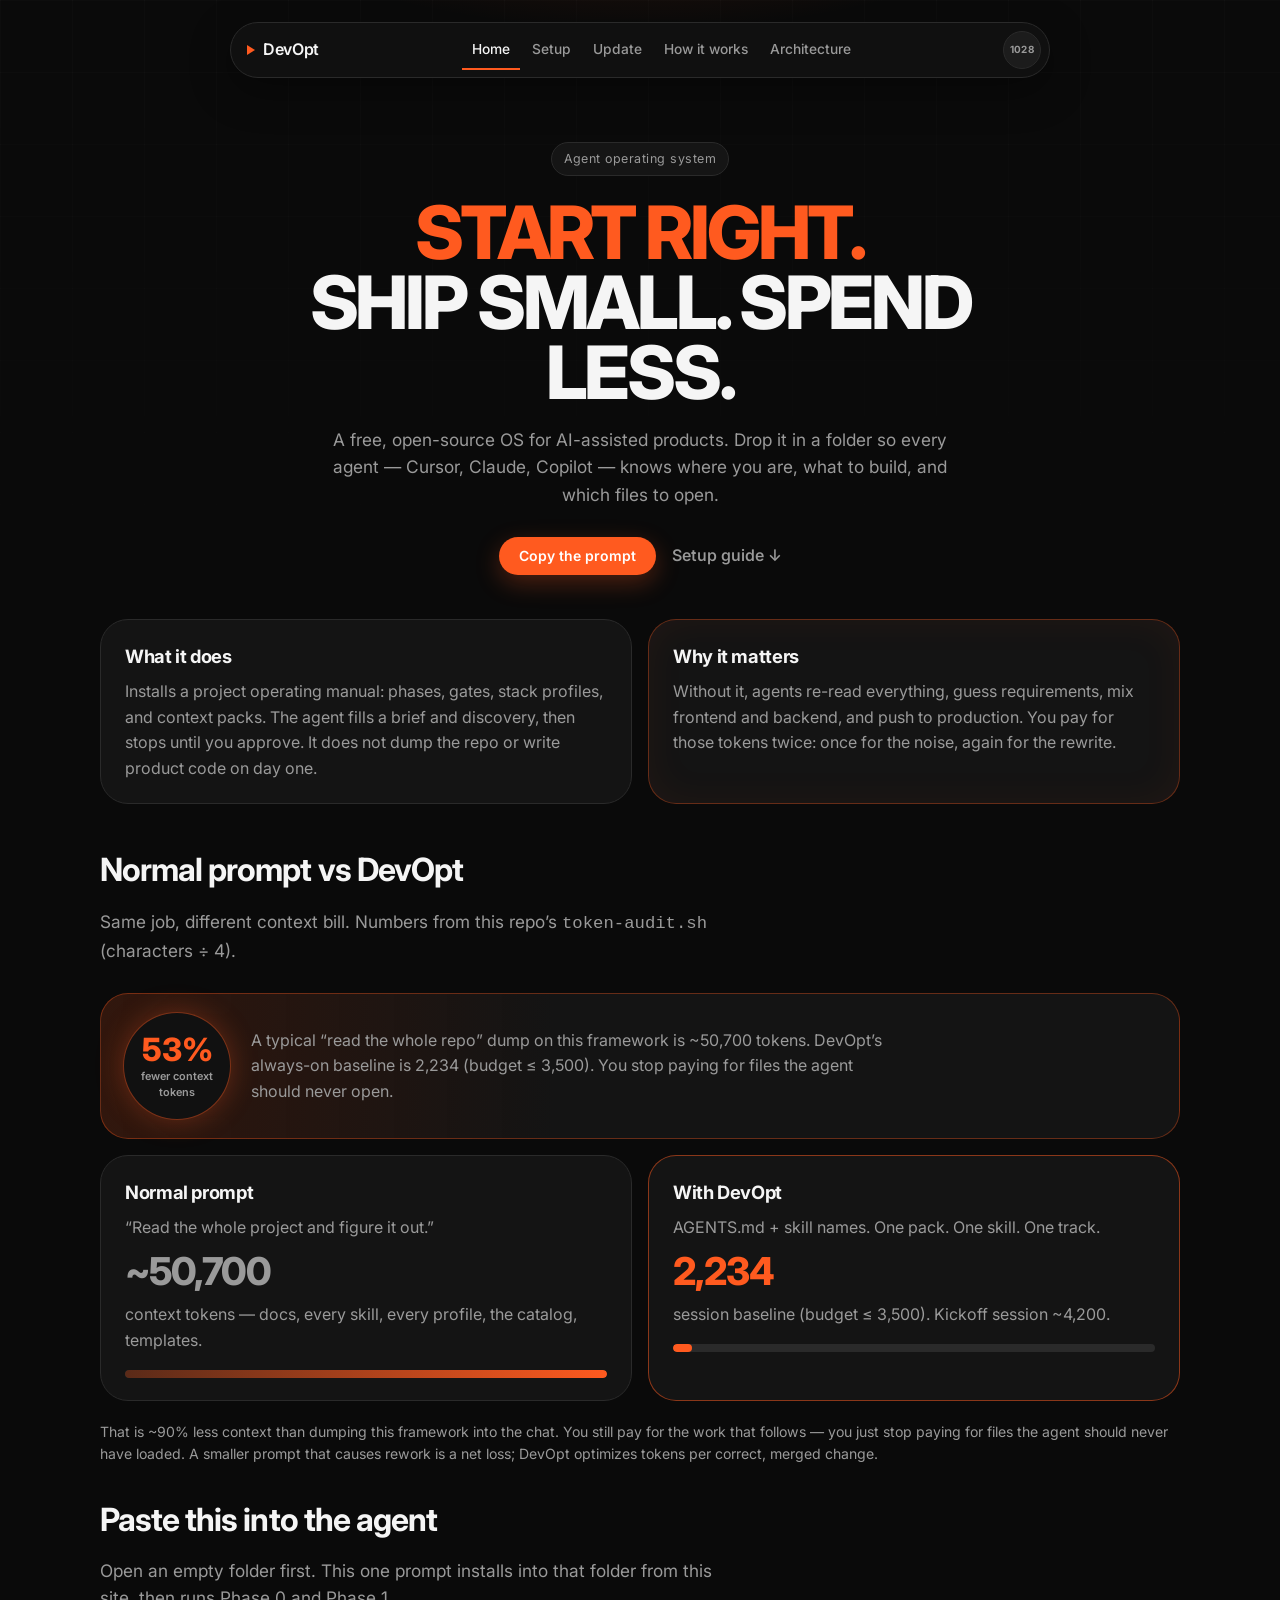
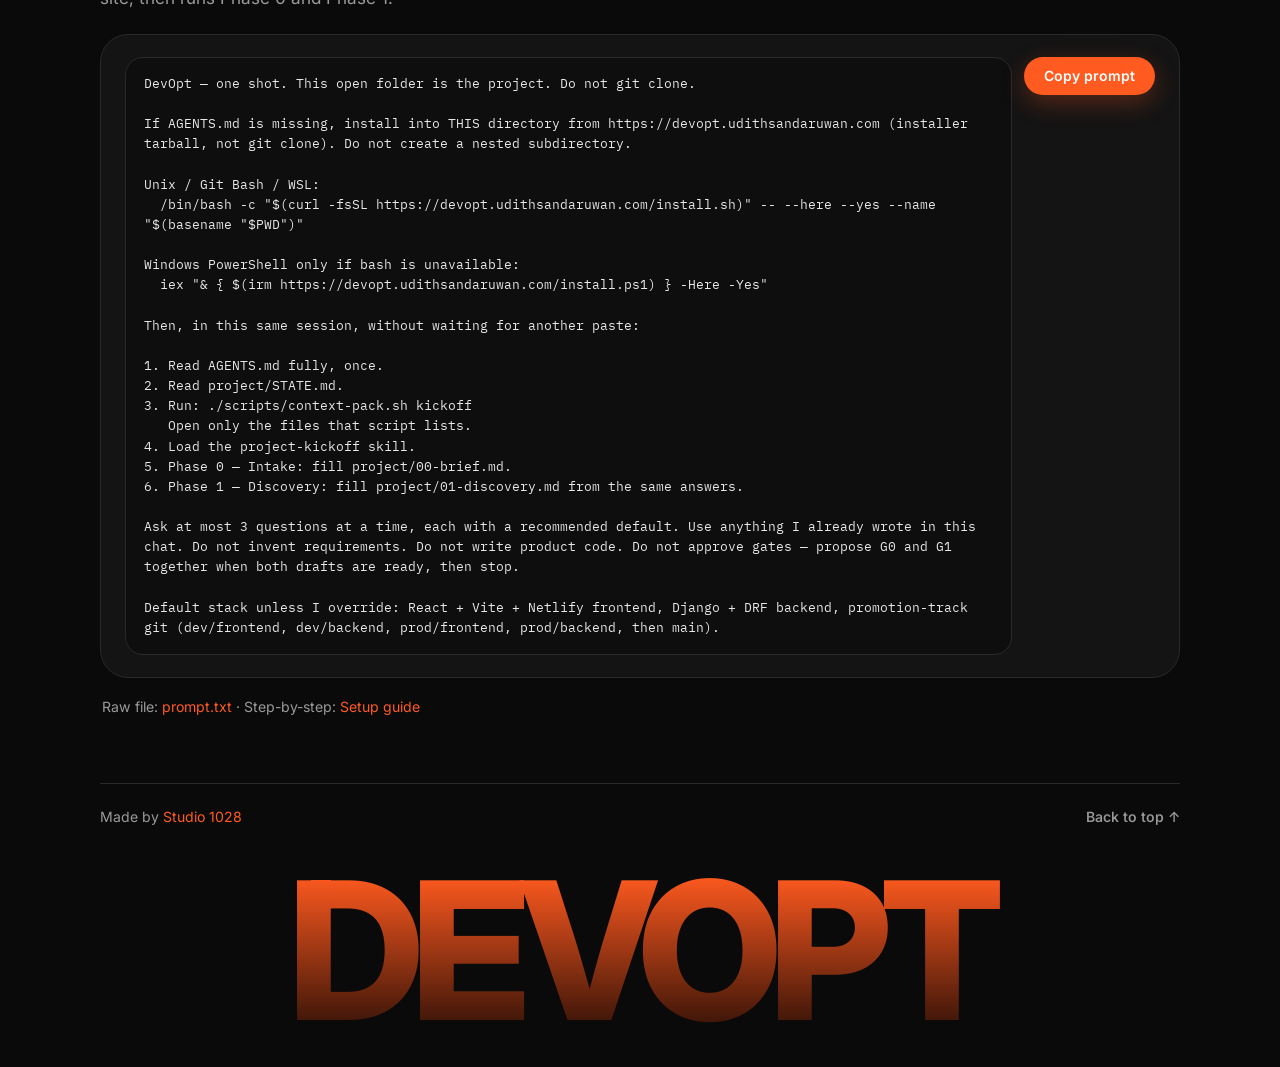
<file: site/index.html>
<!DOCTYPE html>
<html lang="en">
<head>
  <meta charset="utf-8">
  <meta name="viewport" content="width=device-width, initial-scale=1">
  <title>DevOpt — the agent OS that spends ~90% fewer context tokens</title>
  <meta name="description" content="DevOpt is a portable operating system for AI-assisted products. It stops agents from dumping the repo, guessing requirements, and shipping without you — about 90% fewer context tokens than a typical dump.">
  <link rel="preconnect" href="https://fonts.googleapis.com">
  <link rel="preconnect" href="https://fonts.gstatic.com" crossorigin>
  <link href="https://fonts.googleapis.com/css2?family=IBM+Plex+Mono:wght@500&family=Inter:wght@400;500;600;700;800&display=swap" rel="stylesheet">
  <link rel="stylesheet" href="./assets/site.css">
</head>
<body id="top">
  <div class="wrap">
    <header class="bar">
      <a class="mark" href="./"><span aria-hidden="true"></span> DevOpt</a>
      <nav>
        <a href="./" aria-current="page">Home</a>
        <a href="./setup.html">Setup</a>
        <a href="./update.html">Update</a>
        <a href="./how.html">How it works</a>
        <a href="./architecture.html">Architecture</a>
      </nav>
      <a class="orb" href="https://1028.udithsandaruwan.com" title="Studio 1028">1028</a>
    </header>

    <section class="hero">
      <p class="kicker">Agent operating system</p>
      <h1><span>Start right.</span><br>Ship small. Spend less.</h1>
      <p class="lead">A free, open-source OS for AI-assisted products. Drop it in a folder so every agent — Cursor, Claude, Copilot — knows where you are, what to build, and which files to open.</p>
      <p class="hero-actions">
        <a class="btn" href="#prompt">Copy the prompt</a>
        <a class="ghost" href="./setup.html">Setup guide ↓</a>
      </p>
    </section>

    <section class="grid">
      <article class="card what">
        <h3>What it does</h3>
        <p>Installs a project operating manual: phases, gates, stack profiles, and context packs. The agent fills a brief and discovery, then stops until you approve. It does not dump the repo or write product code on day one.</p>
      </article>
      <article class="card why">
        <h3>Why it matters</h3>
        <p>Without it, agents re-read everything, guess requirements, mix frontend and backend, and push to production. You pay for those tokens twice: once for the noise, again for the rewrite.</p>
      </article>
    </section>

    <section>
      <h2 style="margin-top:40px">Normal prompt vs DevOpt</h2>
      <p class="lead">Same job, different context bill. Numbers from this repo’s <code>token-audit.sh</code> (characters ÷ 4).</p>
      <div class="save-banner">
        <div class="pct"><span><b data-count="90">0%</b><small>fewer context tokens</small></span></div>
        <p>A typical “read the whole repo” dump on this framework is ~50,700 tokens. DevOpt’s always-on baseline is 2,234 (budget ≤ 3,500). You stop paying for files the agent should never open.</p>
      </div>
      <div class="compare">
        <article class="card bad">
          <h3>Normal prompt</h3>
          <p>“Read the whole project and figure it out.”</p>
          <p class="stat">~50,700</p>
          <p>context tokens — docs, every skill, every profile, the catalog, templates.</p>
          <div class="bar-track"><div class="bar-fill" data-width="100%"></div></div>
        </article>
        <article class="card good">
          <h3>With DevOpt</h3>
          <p>AGENTS.md + skill names. One pack. One skill. One track.</p>
          <p class="stat">2,234</p>
          <p>session baseline (budget ≤ 3,500). Kickoff session ~4,200.</p>
          <div class="bar-track"><div class="bar-fill thin" data-width="4%"></div></div>
        </article>
      </div>
      <p class="note">That is ~90% less context than dumping this framework into the chat. You still pay for the work that follows — you just stop paying for files the agent should never have loaded. A smaller prompt that causes rework is a net loss; DevOpt optimizes tokens per correct, merged change.</p>
    </section>

    <section id="prompt">
      <h2>Paste this into the agent</h2>
      <p class="lead">Open an empty folder first. This one prompt installs into that folder from this site, then runs Phase 0 and Phase 1.</p>
      <div class="panel">
        <div class="row">
          <pre id="prompt-one-shot">DevOpt — one shot. This open folder is the project. Do not git clone.

If AGENTS.md is missing, install into THIS directory from https://devopt.udithsandaruwan.com (installer tarball, not git clone). Do not create a nested subdirectory.

Unix / Git Bash / WSL:
  /bin/bash -c "$(curl -fsSL https://devopt.udithsandaruwan.com/install.sh)" -- --here --yes --name "$(basename "$PWD")"

Windows PowerShell only if bash is unavailable:
  iex "& { $(irm https://devopt.udithsandaruwan.com/install.ps1) } -Here -Yes"

Then, in this same session, without waiting for another paste:

1. Read AGENTS.md fully, once.
2. Read project/STATE.md.
3. Run: ./scripts/context-pack.sh kickoff
   Open only the files that script lists.
4. Load the project-kickoff skill.
5. Phase 0 — Intake: fill project/00-brief.md.
6. Phase 1 — Discovery: fill project/01-discovery.md from the same answers.

Ask at most 3 questions at a time, each with a recommended default. Use anything I already wrote in this chat. Do not invent requirements. Do not write product code. Do not approve gates — propose G0 and G1 together when both drafts are ready, then stop.

Default stack unless I override: React + Vite + Netlify frontend, Django + DRF backend, promotion-track git (dev/frontend, dev/backend, prod/frontend, prod/backend, then main).</pre>
          <button class="copy" type="button" data-copy="prompt-one-shot">Copy prompt</button>
        </div>
      </div>
      <p class="hint">Raw file: <a href="./prompt.txt">prompt.txt</a> · Step-by-step: <a href="./setup.html">Setup guide</a></p>
    </section>

    <footer>
      <div class="foot-row">
        <a class="sig" href="https://1028.udithsandaruwan.com">Made by <span>Studio 1028</span></a>
        <a class="ghost" href="#top">Back to top ↑</a>
      </div>
      <p class="wordmark">DEVOPT</p>
    </footer>
  </div>
  <script src="./assets/site.js"></script>
</body>
</html>
</file>
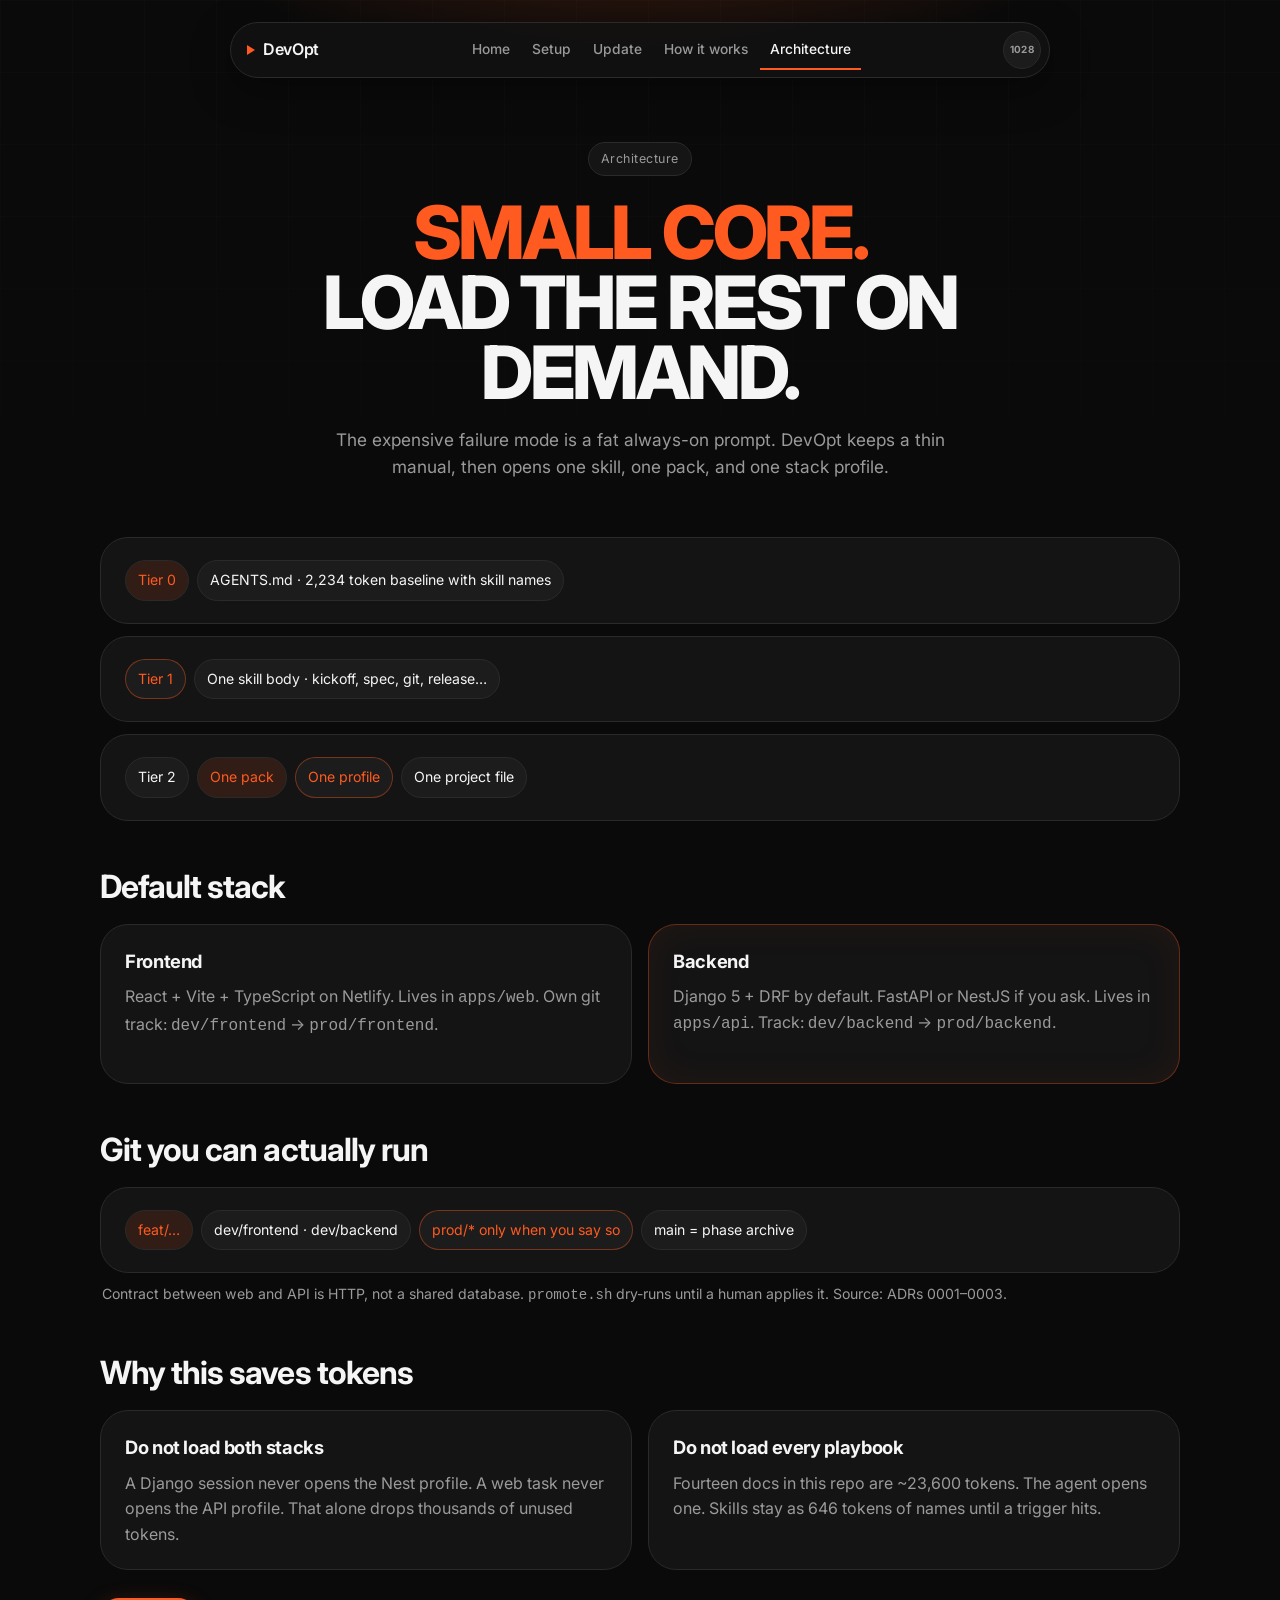
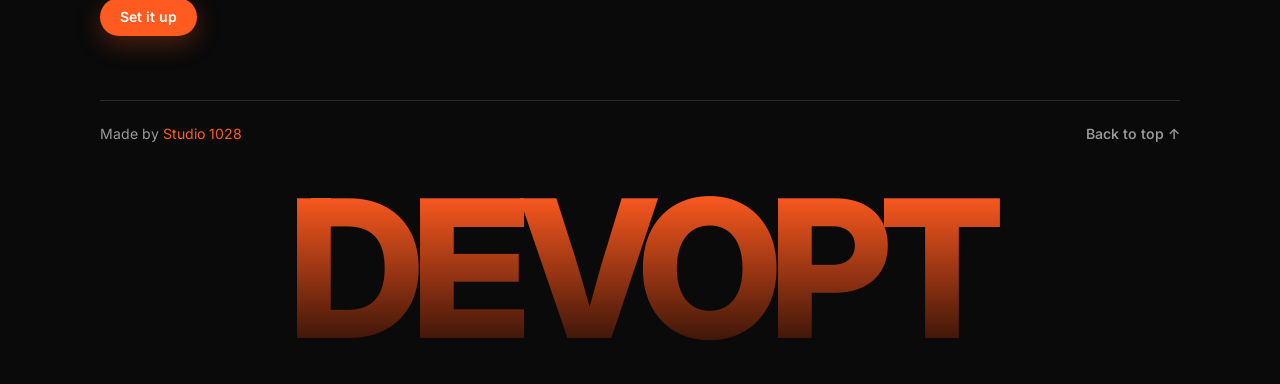
<file: site/architecture.html>
<!DOCTYPE html>
<html lang="en">
<head>
  <meta charset="utf-8">
  <meta name="viewport" content="width=device-width, initial-scale=1">
  <title>Architecture — DevOpt</title>
  <meta name="description" content="DevOpt architecture: thin AGENTS.md, triggered skills, one pack and one profile, promotion-track git, React and Django defaults.">
  <link rel="preconnect" href="https://fonts.googleapis.com">
  <link rel="preconnect" href="https://fonts.gstatic.com" crossorigin>
  <link href="https://fonts.googleapis.com/css2?family=IBM+Plex+Mono:wght@500&family=Inter:wght@400;500;600;700;800&display=swap" rel="stylesheet">
  <link rel="stylesheet" href="./assets/site.css">
</head>
<body id="top" class="page">
  <div class="wrap">
    <header class="bar">
      <a class="mark" href="./"><span aria-hidden="true"></span> DevOpt</a>
      <nav>
        <a href="./">Home</a>
        <a href="./setup.html">Setup</a>
        <a href="./update.html">Update</a>
        <a href="./how.html">How it works</a>
        <a href="./architecture.html" aria-current="page">Architecture</a>
      </nav>
      <a class="orb" href="https://1028.udithsandaruwan.com" title="Studio 1028">1028</a>
    </header>

    <div class="hero">
    <p class="kicker">Architecture</p>
    <h1><span>Small core.</span><br>Load the rest on demand.</h1>
    <p class="lead">The expensive failure mode is a fat always-on prompt. DevOpt keeps a thin manual, then opens one skill, one pack, and one stack profile.</p>
    </div>

    <div class="arch">
      <div class="layer">
        <span class="chip sq">Tier 0</span>
        <span class="chip">AGENTS.md · 2,234 token baseline with skill names</span>
      </div>
      <div class="layer">
        <span class="chip round">Tier 1</span>
        <span class="chip">One skill body · kickoff, spec, git, release…</span>
      </div>
      <div class="layer">
        <span class="chip">Tier 2</span>
        <span class="chip sq">One pack</span>
        <span class="chip round">One profile</span>
        <span class="chip">One project file</span>
      </div>
    </div>

    <h2 style="margin-top:40px">Default stack</h2>
    <div class="grid">
      <article class="card what">
        <h3>Frontend</h3>
        <p>React + Vite + TypeScript on Netlify. Lives in <code>apps/web</code>. Own git track: <code>dev/frontend</code> → <code>prod/frontend</code>.</p>
      </article>
      <article class="card why">
        <h3>Backend</h3>
        <p>Django 5 + DRF by default. FastAPI or NestJS if you ask. Lives in <code>apps/api</code>. Track: <code>dev/backend</code> → <code>prod/backend</code>.</p>
      </article>
    </div>

    <h2 style="margin-top:40px">Git you can actually run</h2>
    <div class="layer" style="margin-top:8px">
      <span class="chip sq">feat/…</span>
      <span class="chip">dev/frontend · dev/backend</span>
      <span class="chip round">prod/* only when you say so</span>
      <span class="chip">main = phase archive</span>
    </div>
    <p class="hint">Contract between web and API is HTTP, not a shared database. <code>promote.sh</code> dry-runs until a human applies it. Source: ADRs 0001–0003.</p>

    <h2 style="margin-top:40px">Why this saves tokens</h2>
    <div class="grid">
      <article class="card">
        <h3>Do not load both stacks</h3>
        <p>A Django session never opens the Nest profile. A web task never opens the API profile. That alone drops thousands of unused tokens.</p>
      </article>
      <article class="card">
        <h3>Do not load every playbook</h3>
        <p>Fourteen docs in this repo are ~23,600 tokens. The agent opens one. Skills stay as 646 tokens of names until a trigger hits.</p>
      </article>
    </div>

    <p style="margin-top:28px"><a class="btn" href="./setup.html">Set it up</a></p>

    <footer>
      <div class="foot-row">
        <a class="sig" href="https://1028.udithsandaruwan.com">Made by <span>Studio 1028</span></a>
        <a class="ghost" href="#top">Back to top ↑</a>
      </div>
      <p class="wordmark">DEVOPT</p>
    </footer>
  </div>
  <script src="./assets/site.js"></script>
</body>
</html>
</file>
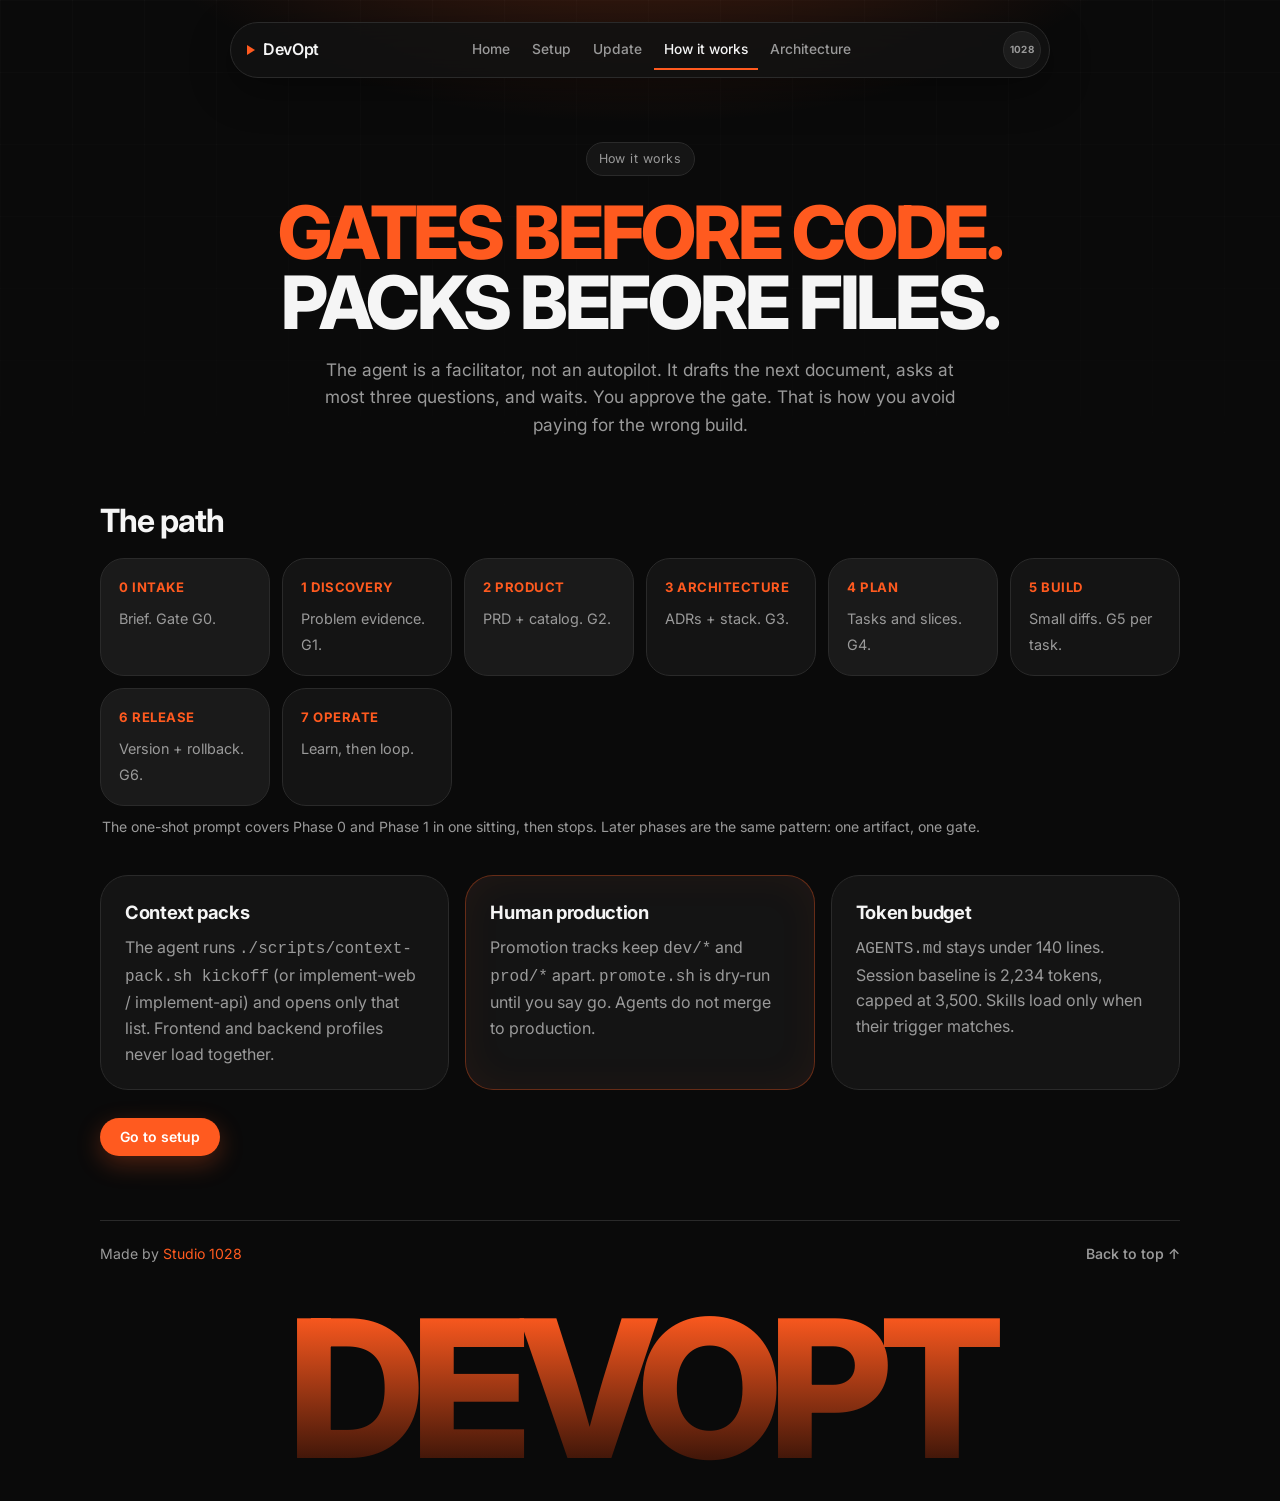
<file: site/how.html>
<!DOCTYPE html>
<html lang="en">
<head>
  <meta charset="utf-8">
  <meta name="viewport" content="width=device-width, initial-scale=1">
  <title>How it works — DevOpt</title>
  <meta name="description" content="DevOpt runs products through gated phases. Agents propose. You approve. Context packs keep each session small.">
  <link rel="preconnect" href="https://fonts.googleapis.com">
  <link rel="preconnect" href="https://fonts.gstatic.com" crossorigin>
  <link href="https://fonts.googleapis.com/css2?family=IBM+Plex+Mono:wght@500&family=Inter:wght@400;500;600;700;800&display=swap" rel="stylesheet">
  <link rel="stylesheet" href="./assets/site.css">
</head>
<body id="top" class="page">
  <div class="wrap">
    <header class="bar">
      <a class="mark" href="./"><span aria-hidden="true"></span> DevOpt</a>
      <nav>
        <a href="./">Home</a>
        <a href="./setup.html">Setup</a>
        <a href="./update.html">Update</a>
        <a href="./how.html" aria-current="page">How it works</a>
        <a href="./architecture.html">Architecture</a>
      </nav>
      <a class="orb" href="https://1028.udithsandaruwan.com" title="Studio 1028">1028</a>
    </header>

    <div class="hero">
    <p class="kicker">How it works</p>
    <h1><span>Gates before code.</span><br>Packs before files.</h1>
    <p class="lead">The agent is a facilitator, not an autopilot. It drafts the next document, asks at most three questions, and waits. You approve the gate. That is how you avoid paying for the wrong build.</p>
    </div>

    <h2>The path</h2>
    <div class="phase">
      <div class="tile"><b>0 Intake</b><span>Brief. Gate G0.</span></div>
      <div class="tile"><b>1 Discovery</b><span>Problem evidence. G1.</span></div>
      <div class="tile"><b>2 Product</b><span>PRD + catalog. G2.</span></div>
      <div class="tile"><b>3 Architecture</b><span>ADRs + stack. G3.</span></div>
      <div class="tile"><b>4 Plan</b><span>Tasks and slices. G4.</span></div>
      <div class="tile"><b>5 Build</b><span>Small diffs. G5 per task.</span></div>
      <div class="tile"><b>6 Release</b><span>Version + rollback. G6.</span></div>
      <div class="tile"><b>7 Operate</b><span>Learn, then loop.</span></div>
    </div>
    <p class="hint">The one-shot prompt covers Phase 0 and Phase 1 in one sitting, then stops. Later phases are the same pattern: one artifact, one gate.</p>

    <section class="grid" style="margin-top:36px">
      <article class="card what">
        <h3>Context packs</h3>
        <p>The agent runs <code>./scripts/context-pack.sh kickoff</code> (or implement-web / implement-api) and opens only that list. Frontend and backend profiles never load together.</p>
      </article>
      <article class="card why">
        <h3>Human production</h3>
        <p>Promotion tracks keep <code>dev/*</code> and <code>prod/*</code> apart. <code>promote.sh</code> is dry-run until you say go. Agents do not merge to production.</p>
      </article>
      <article class="card">
        <h3>Token budget</h3>
        <p><code>AGENTS.md</code> stays under 140 lines. Session baseline is 2,234 tokens, capped at 3,500. Skills load only when their trigger matches.</p>
      </article>
    </section>

    <p style="margin-top:28px"><a class="btn" href="./setup.html">Go to setup</a></p>

    <footer>
      <div class="foot-row">
        <a class="sig" href="https://1028.udithsandaruwan.com">Made by <span>Studio 1028</span></a>
        <a class="ghost" href="#top">Back to top ↑</a>
      </div>
      <p class="wordmark">DEVOPT</p>
    </footer>
  </div>
  <script src="./assets/site.js"></script>
</body>
</html>
</file>
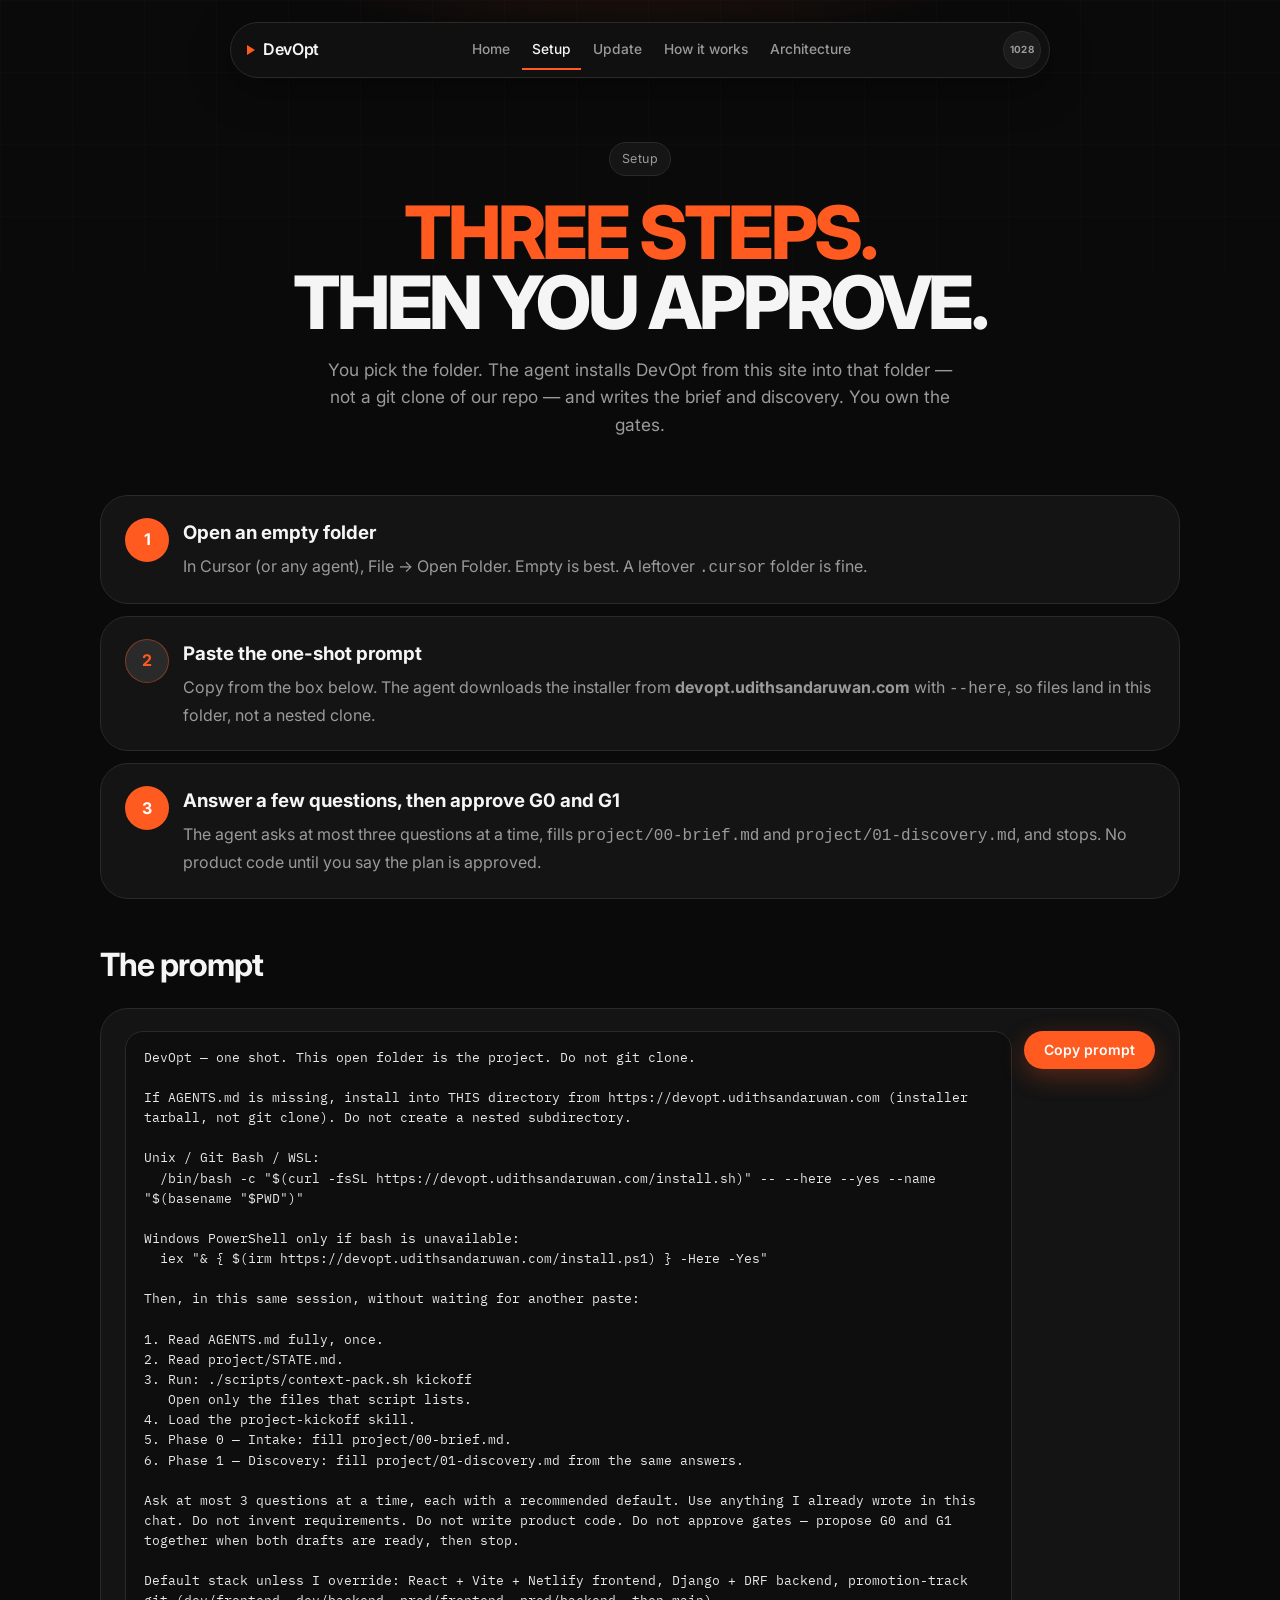
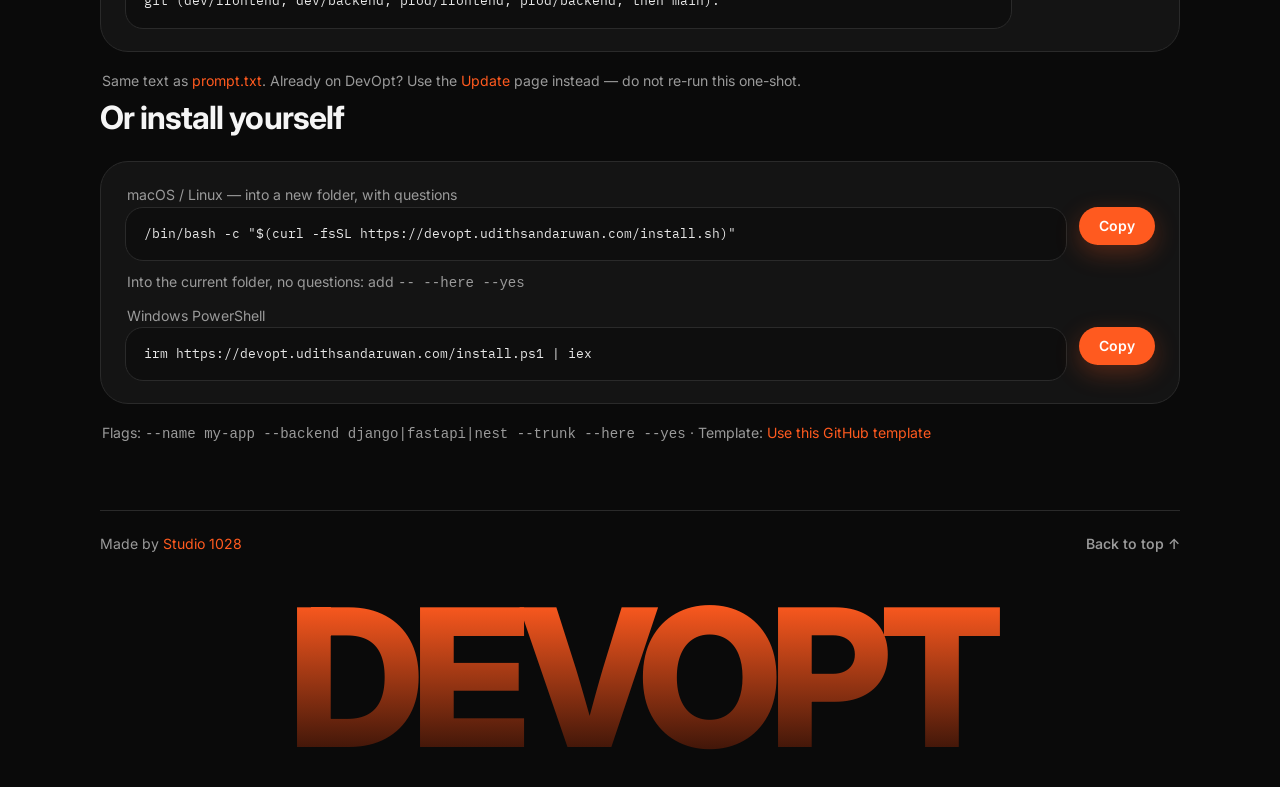
<file: site/setup.html>
<!DOCTYPE html>
<html lang="en">
<head>
  <meta charset="utf-8">
  <meta name="viewport" content="width=device-width, initial-scale=1">
  <title>Setup — DevOpt</title>
  <meta name="description" content="Open a folder, paste one prompt. DevOpt installs from the portal and runs Phase 0 and Phase 1. No git clone.">
  <link rel="preconnect" href="https://fonts.googleapis.com">
  <link rel="preconnect" href="https://fonts.gstatic.com" crossorigin>
  <link href="https://fonts.googleapis.com/css2?family=IBM+Plex+Mono:wght@500&family=Inter:wght@400;500;600;700;800&display=swap" rel="stylesheet">
  <link rel="stylesheet" href="./assets/site.css">
</head>
<body id="top" class="page">
  <div class="wrap">
    <header class="bar">
      <a class="mark" href="./"><span aria-hidden="true"></span> DevOpt</a>
      <nav>
        <a href="./">Home</a>
        <a href="./setup.html" aria-current="page">Setup</a>
        <a href="./update.html">Update</a>
        <a href="./how.html">How it works</a>
        <a href="./architecture.html">Architecture</a>
      </nav>
      <a class="orb" href="https://1028.udithsandaruwan.com" title="Studio 1028">1028</a>
    </header>

    <div class="hero">
    <p class="kicker">Setup</p>
    <h1><span>Three steps.</span><br>Then you approve.</h1>
    <p class="lead">You pick the folder. The agent installs DevOpt from this site into that folder — not a git clone of our repo — and writes the brief and discovery. You own the gates.</p>
    </div>

    <div class="steps">
      <article class="step">
        <i>1</i>
        <div>
          <h3>Open an empty folder</h3>
          <p>In Cursor (or any agent), File → Open Folder. Empty is best. A leftover <code>.cursor</code> folder is fine.</p>
        </div>
      </article>
      <article class="step">
        <i>2</i>
        <div>
          <h3>Paste the one-shot prompt</h3>
          <p>Copy from the box below. The agent downloads the installer from <strong>devopt.udithsandaruwan.com</strong> with <code>--here</code>, so files land in this folder, not a nested clone.</p>
        </div>
      </article>
      <article class="step">
        <i>3</i>
        <div>
          <h3>Answer a few questions, then approve G0 and G1</h3>
          <p>The agent asks at most three questions at a time, fills <code>project/00-brief.md</code> and <code>project/01-discovery.md</code>, and stops. No product code until you say the plan is approved.</p>
        </div>
      </article>
    </div>

    <section>
      <h2 style="margin-top:40px">The prompt</h2>
      <div class="panel">
        <div class="row">
          <pre id="prompt-one-shot">DevOpt — one shot. This open folder is the project. Do not git clone.

If AGENTS.md is missing, install into THIS directory from https://devopt.udithsandaruwan.com (installer tarball, not git clone). Do not create a nested subdirectory.

Unix / Git Bash / WSL:
  /bin/bash -c "$(curl -fsSL https://devopt.udithsandaruwan.com/install.sh)" -- --here --yes --name "$(basename "$PWD")"

Windows PowerShell only if bash is unavailable:
  iex "& { $(irm https://devopt.udithsandaruwan.com/install.ps1) } -Here -Yes"

Then, in this same session, without waiting for another paste:

1. Read AGENTS.md fully, once.
2. Read project/STATE.md.
3. Run: ./scripts/context-pack.sh kickoff
   Open only the files that script lists.
4. Load the project-kickoff skill.
5. Phase 0 — Intake: fill project/00-brief.md.
6. Phase 1 — Discovery: fill project/01-discovery.md from the same answers.

Ask at most 3 questions at a time, each with a recommended default. Use anything I already wrote in this chat. Do not invent requirements. Do not write product code. Do not approve gates — propose G0 and G1 together when both drafts are ready, then stop.

Default stack unless I override: React + Vite + Netlify frontend, Django + DRF backend, promotion-track git (dev/frontend, dev/backend, prod/frontend, prod/backend, then main).</pre>
          <button class="copy" type="button" data-copy="prompt-one-shot">Copy prompt</button>
        </div>
      </div>
      <p class="hint">Same text as <a href="./prompt.txt">prompt.txt</a>. Already on DevOpt? Use the <a href="./update.html">Update</a> page instead — do not re-run this one-shot.</p>
    </section>

    <section>
      <h2>Or install yourself</h2>
      <div class="panel">
        <p class="hint" style="margin-top:0">macOS / Linux — into a new folder, with questions</p>
        <div class="row">
          <code class="cmd" id="cmd-unix">/bin/bash -c "$(curl -fsSL https://devopt.udithsandaruwan.com/install.sh)"</code>
          <button class="copy" type="button" data-copy="cmd-unix">Copy</button>
        </div>
        <p class="hint">Into the current folder, no questions: add <code>-- --here --yes</code></p>
        <p class="hint">Windows PowerShell</p>
        <div class="row">
          <code class="cmd" id="cmd-win">irm https://devopt.udithsandaruwan.com/install.ps1 | iex</code>
          <button class="copy" type="button" data-copy="cmd-win">Copy</button>
        </div>
      </div>
      <p class="hint">Flags: <code>--name my-app --backend django|fastapi|nest --trunk --here --yes</code> · Template: <a href="https://github.com/udithsandaruwan2/devopt-framework/generate">Use this GitHub template</a></p>
    </section>

    <footer>
      <div class="foot-row">
        <a class="sig" href="https://1028.udithsandaruwan.com">Made by <span>Studio 1028</span></a>
        <a class="ghost" href="#top">Back to top ↑</a>
      </div>
      <p class="wordmark">DEVOPT</p>
    </footer>
  </div>
  <script src="./assets/site.js"></script>
</body>
</html>
</file>
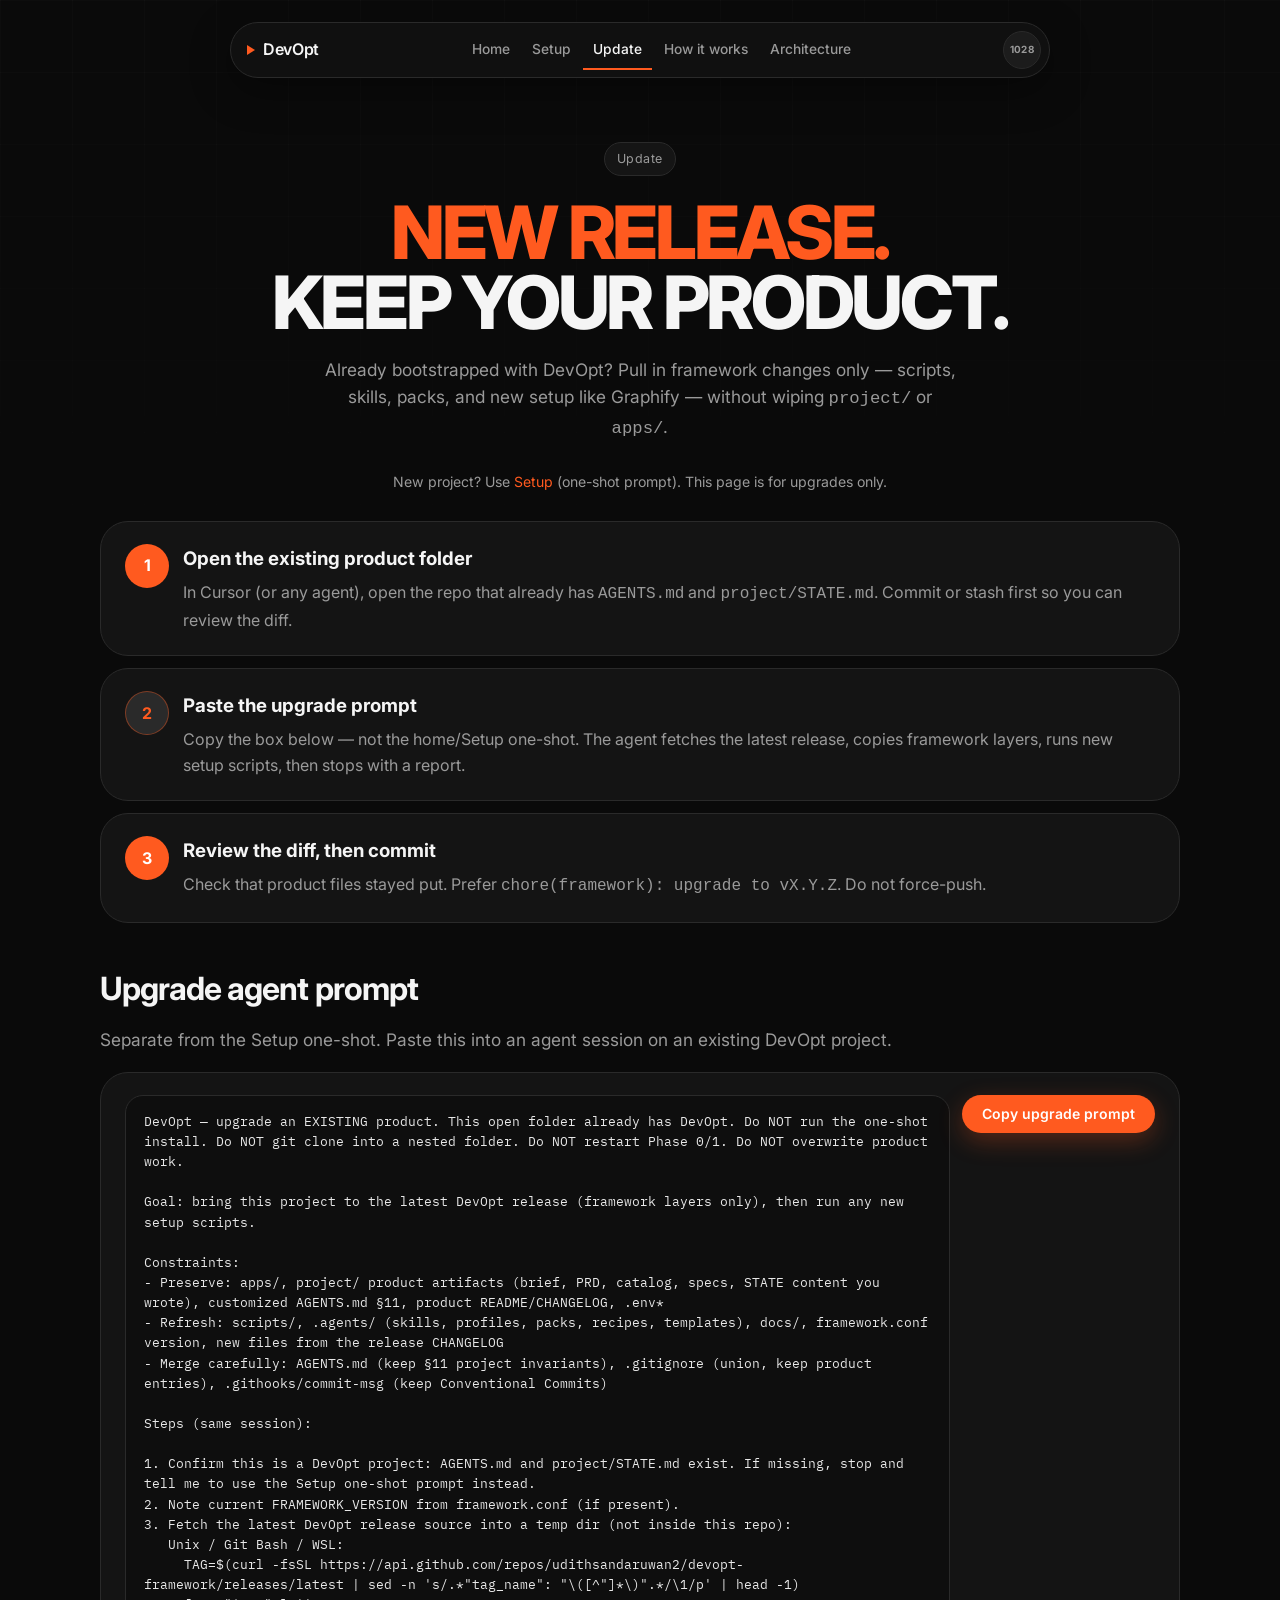
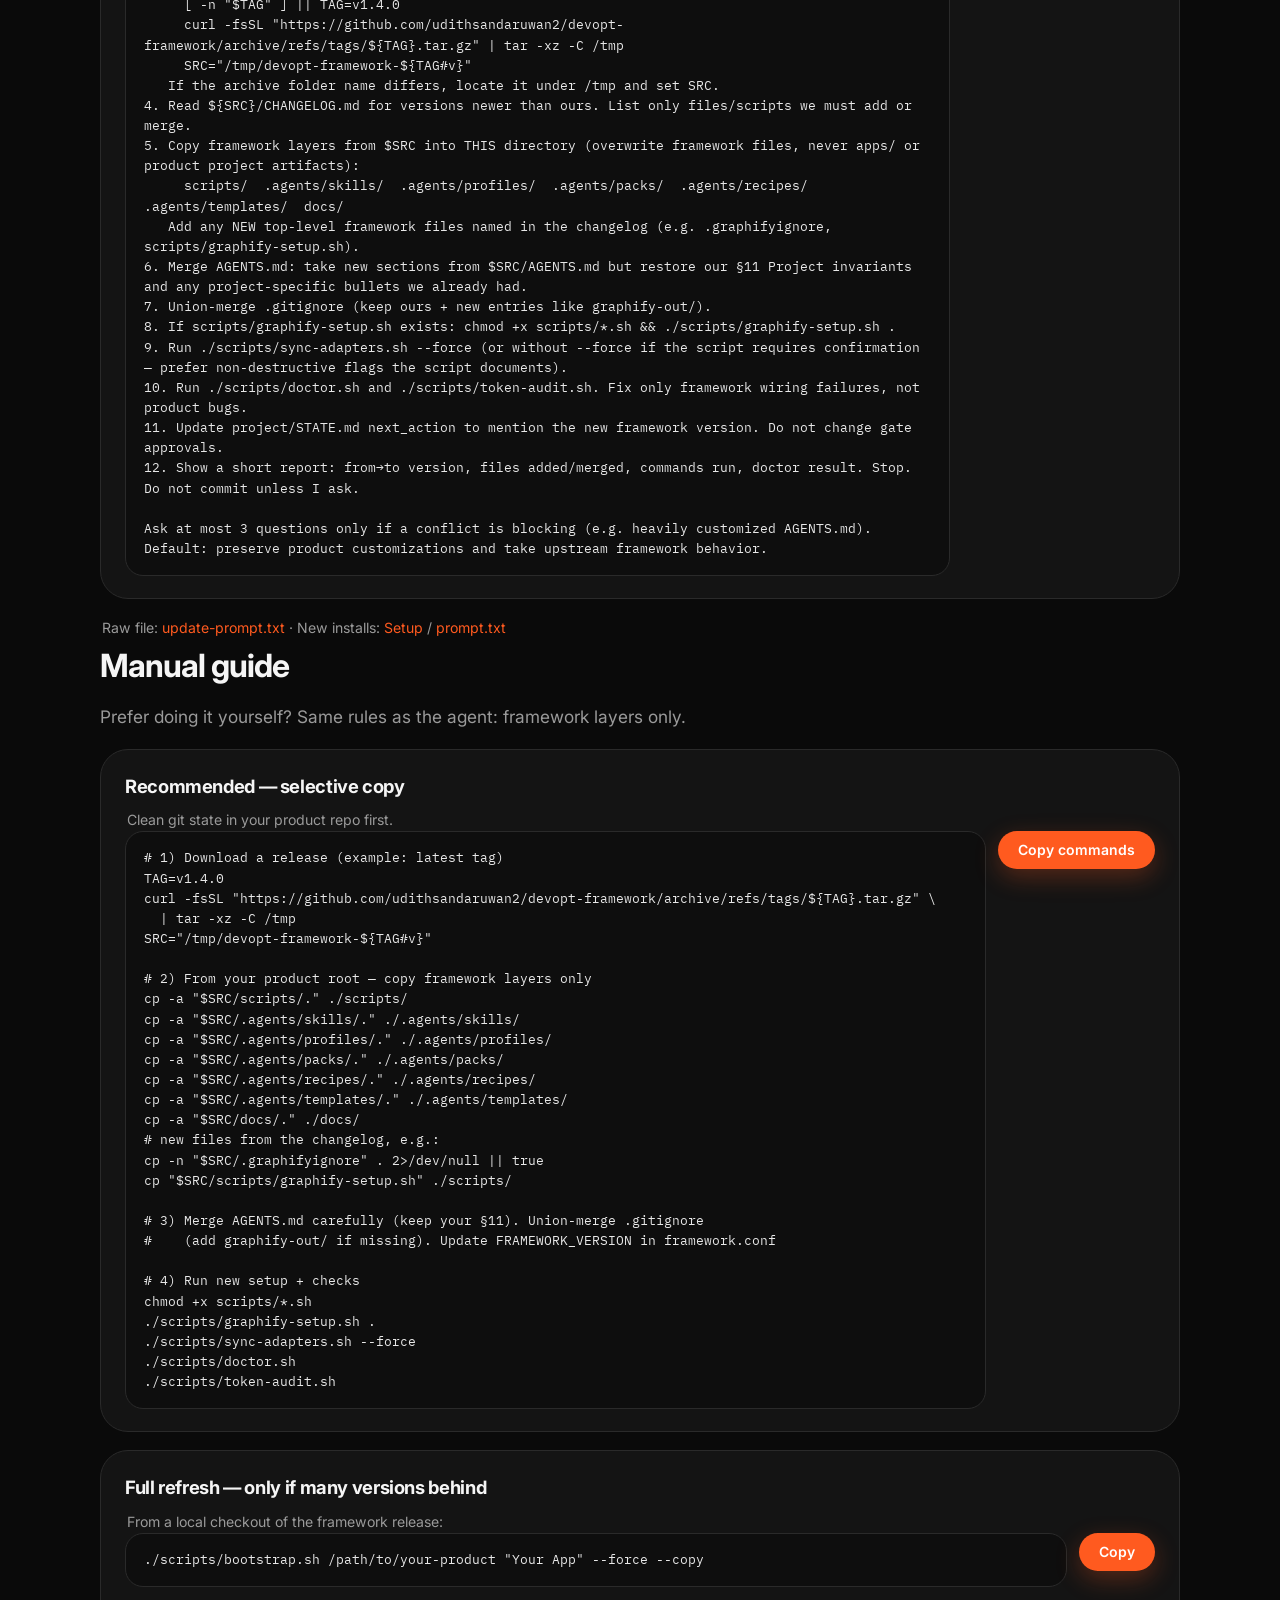
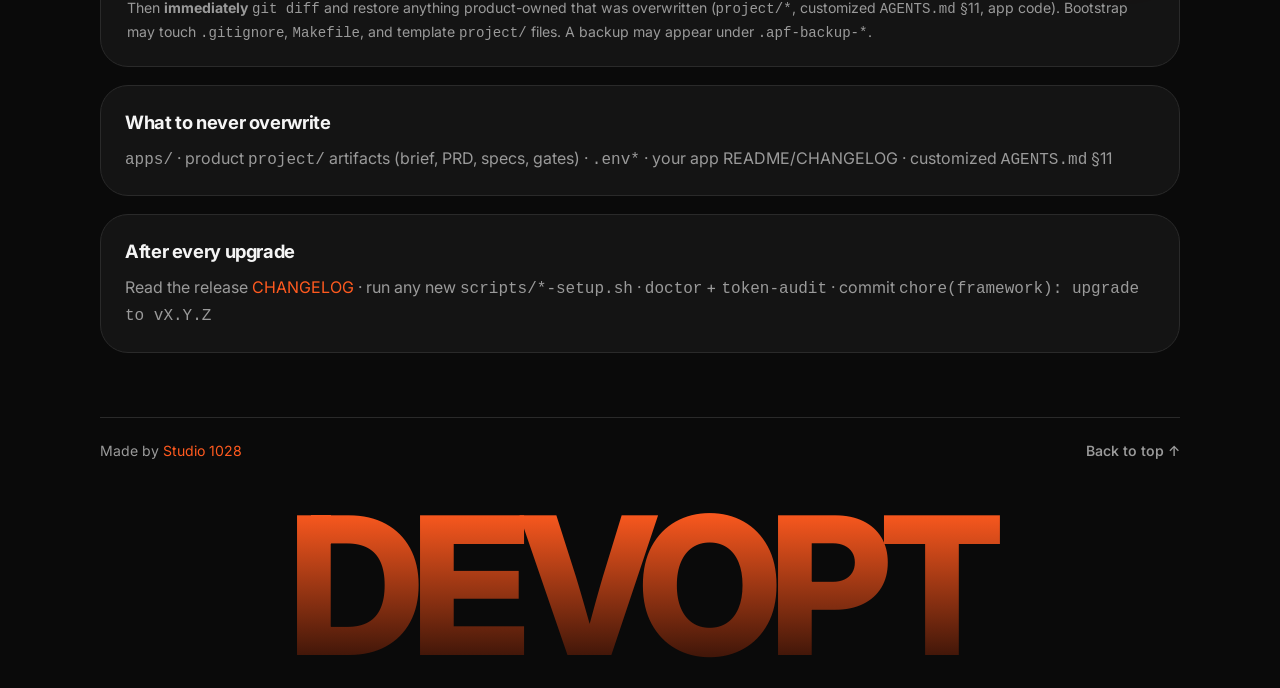
<file: site/update.html>
<!DOCTYPE html>
<html lang="en">
<head>
  <meta charset="utf-8">
  <meta name="viewport" content="width=device-width, initial-scale=1">
  <title>Update — DevOpt</title>
  <meta name="description" content="Upgrade an existing DevOpt project to a new framework release. Agent prompt and manual guide — without redoing setup.">
  <link rel="preconnect" href="https://fonts.googleapis.com">
  <link rel="preconnect" href="https://fonts.gstatic.com" crossorigin>
  <link href="https://fonts.googleapis.com/css2?family=IBM+Plex+Mono:wght@500&family=Inter:wght@400;500;600;700;800&display=swap" rel="stylesheet">
  <link rel="stylesheet" href="./assets/site.css">
</head>
<body id="top" class="page">
  <div class="wrap">
    <header class="bar">
      <a class="mark" href="./"><span aria-hidden="true"></span> DevOpt</a>
      <nav>
        <a href="./">Home</a>
        <a href="./setup.html">Setup</a>
        <a href="./update.html" aria-current="page">Update</a>
        <a href="./how.html">How it works</a>
        <a href="./architecture.html">Architecture</a>
      </nav>
      <a class="orb" href="https://1028.udithsandaruwan.com" title="Studio 1028">1028</a>
    </header>

    <div class="hero">
      <p class="kicker">Update</p>
      <h1><span>New release.</span><br>Keep your product.</h1>
      <p class="lead">Already bootstrapped with DevOpt? Pull in framework changes only — scripts, skills, packs, and new setup like Graphify — without wiping <code>project/</code> or <code>apps/</code>.</p>
      <p class="hint" style="margin-top:18px">New project? Use <a href="./setup.html">Setup</a> (one-shot prompt). This page is for upgrades only.</p>
    </div>

    <div class="steps">
      <article class="step">
        <i>1</i>
        <div>
          <h3>Open the existing product folder</h3>
          <p>In Cursor (or any agent), open the repo that already has <code>AGENTS.md</code> and <code>project/STATE.md</code>. Commit or stash first so you can review the diff.</p>
        </div>
      </article>
      <article class="step">
        <i>2</i>
        <div>
          <h3>Paste the upgrade prompt</h3>
          <p>Copy the box below — not the home/Setup one-shot. The agent fetches the latest release, copies framework layers, runs new setup scripts, then stops with a report.</p>
        </div>
      </article>
      <article class="step">
        <i>3</i>
        <div>
          <h3>Review the diff, then commit</h3>
          <p>Check that product files stayed put. Prefer <code>chore(framework): upgrade to vX.Y.Z</code>. Do not force-push.</p>
        </div>
      </article>
    </div>

    <section>
      <h2 style="margin-top:40px">Upgrade agent prompt</h2>
      <p class="lead" style="text-align:left;max-width:none;margin:0 0 12px">Separate from the Setup one-shot. Paste this into an agent session on an existing DevOpt project.</p>
      <div class="panel">
        <div class="row">
          <pre id="prompt-upgrade">DevOpt — upgrade an EXISTING product. This open folder already has DevOpt. Do NOT run the one-shot install. Do NOT git clone into a nested folder. Do NOT restart Phase 0/1. Do NOT overwrite product work.

Goal: bring this project to the latest DevOpt release (framework layers only), then run any new setup scripts.

Constraints:
- Preserve: apps/, project/ product artifacts (brief, PRD, catalog, specs, STATE content you wrote), customized AGENTS.md §11, product README/CHANGELOG, .env*
- Refresh: scripts/, .agents/ (skills, profiles, packs, recipes, templates), docs/, framework.conf version, new files from the release CHANGELOG
- Merge carefully: AGENTS.md (keep §11 project invariants), .gitignore (union, keep product entries), .githooks/commit-msg (keep Conventional Commits)

Steps (same session):

1. Confirm this is a DevOpt project: AGENTS.md and project/STATE.md exist. If missing, stop and tell me to use the Setup one-shot prompt instead.
2. Note current FRAMEWORK_VERSION from framework.conf (if present).
3. Fetch the latest DevOpt release source into a temp dir (not inside this repo):
   Unix / Git Bash / WSL:
     TAG=$(curl -fsSL https://api.github.com/repos/udithsandaruwan2/devopt-framework/releases/latest | sed -n 's/.*"tag_name": "\([^"]*\)".*/\1/p' | head -1)
     [ -n "$TAG" ] || TAG=v1.4.0
     curl -fsSL "https://github.com/udithsandaruwan2/devopt-framework/archive/refs/tags/${TAG}.tar.gz" | tar -xz -C /tmp
     SRC="/tmp/devopt-framework-${TAG#v}"
   If the archive folder name differs, locate it under /tmp and set SRC.
4. Read ${SRC}/CHANGELOG.md for versions newer than ours. List only files/scripts we must add or merge.
5. Copy framework layers from $SRC into THIS directory (overwrite framework files, never apps/ or product project artifacts):
     scripts/  .agents/skills/  .agents/profiles/  .agents/packs/  .agents/recipes/  .agents/templates/  docs/
   Add any NEW top-level framework files named in the changelog (e.g. .graphifyignore, scripts/graphify-setup.sh).
6. Merge AGENTS.md: take new sections from $SRC/AGENTS.md but restore our §11 Project invariants and any project-specific bullets we already had.
7. Union-merge .gitignore (keep ours + new entries like graphify-out/).
8. If scripts/graphify-setup.sh exists: chmod +x scripts/*.sh && ./scripts/graphify-setup.sh .
9. Run ./scripts/sync-adapters.sh --force (or without --force if the script requires confirmation — prefer non-destructive flags the script documents).
10. Run ./scripts/doctor.sh and ./scripts/token-audit.sh. Fix only framework wiring failures, not product bugs.
11. Update project/STATE.md next_action to mention the new framework version. Do not change gate approvals.
12. Show a short report: from→to version, files added/merged, commands run, doctor result. Stop. Do not commit unless I ask.

Ask at most 3 questions only if a conflict is blocking (e.g. heavily customized AGENTS.md). Default: preserve product customizations and take upstream framework behavior.</pre>
          <button class="copy" type="button" data-copy="prompt-upgrade">Copy upgrade prompt</button>
        </div>
      </div>
      <p class="hint">Raw file: <a href="./update-prompt.txt">update-prompt.txt</a> · New installs: <a href="./setup.html">Setup</a> / <a href="./prompt.txt">prompt.txt</a></p>
    </section>

    <section>
      <h2>Manual guide</h2>
      <p class="lead" style="text-align:left;max-width:none;margin:0 0 12px">Prefer doing it yourself? Same rules as the agent: framework layers only.</p>

      <div class="panel">
        <h3>Recommended — selective copy</h3>
        <p class="hint" style="margin-top:0">Clean git state in your product repo first.</p>
        <div class="row">
          <pre id="cmd-manual"># 1) Download a release (example: latest tag)
TAG=v1.4.0
curl -fsSL "https://github.com/udithsandaruwan2/devopt-framework/archive/refs/tags/${TAG}.tar.gz" \
  | tar -xz -C /tmp
SRC="/tmp/devopt-framework-${TAG#v}"

# 2) From your product root — copy framework layers only
cp -a "$SRC/scripts/." ./scripts/
cp -a "$SRC/.agents/skills/." ./.agents/skills/
cp -a "$SRC/.agents/profiles/." ./.agents/profiles/
cp -a "$SRC/.agents/packs/." ./.agents/packs/
cp -a "$SRC/.agents/recipes/." ./.agents/recipes/
cp -a "$SRC/.agents/templates/." ./.agents/templates/
cp -a "$SRC/docs/." ./docs/
# new files from the changelog, e.g.:
cp -n "$SRC/.graphifyignore" . 2>/dev/null || true
cp "$SRC/scripts/graphify-setup.sh" ./scripts/

# 3) Merge AGENTS.md carefully (keep your §11). Union-merge .gitignore
#    (add graphify-out/ if missing). Update FRAMEWORK_VERSION in framework.conf

# 4) Run new setup + checks
chmod +x scripts/*.sh
./scripts/graphify-setup.sh .
./scripts/sync-adapters.sh --force
./scripts/doctor.sh
./scripts/token-audit.sh</pre>
          <button class="copy" type="button" data-copy="cmd-manual">Copy commands</button>
        </div>
      </div>

      <div class="panel">
        <h3>Full refresh — only if many versions behind</h3>
        <p class="hint" style="margin-top:0">From a local checkout of the framework release:</p>
        <div class="row">
          <code class="cmd" id="cmd-force">./scripts/bootstrap.sh /path/to/your-product "Your App" --force --copy</code>
          <button class="copy" type="button" data-copy="cmd-force">Copy</button>
        </div>
        <p class="hint">Then <strong>immediately</strong> <code>git diff</code> and restore anything product-owned that was overwritten (<code>project/*</code>, customized <code>AGENTS.md</code> §11, app code). Bootstrap may touch <code>.gitignore</code>, <code>Makefile</code>, and template <code>project/</code> files. A backup may appear under <code>.apf-backup-*</code>.</p>
      </div>

      <div class="panel">
        <h3>What to never overwrite</h3>
        <p style="margin:0;color:var(--muted)"><code>apps/</code> · product <code>project/</code> artifacts (brief, PRD, specs, gates) · <code>.env*</code> · your app README/CHANGELOG · customized <code>AGENTS.md</code> §11</p>
      </div>

      <div class="panel">
        <h3>After every upgrade</h3>
        <p style="margin:0;color:var(--muted)">Read the release <a href="https://github.com/udithsandaruwan2/devopt-framework/blob/main/CHANGELOG.md">CHANGELOG</a> · run any new <code>scripts/*-setup.sh</code> · <code>doctor</code> + <code>token-audit</code> · commit <code>chore(framework): upgrade to vX.Y.Z</code></p>
      </div>
    </section>

    <footer>
      <div class="foot-row">
        <a class="sig" href="https://1028.udithsandaruwan.com">Made by <span>Studio 1028</span></a>
        <a class="ghost" href="#top">Back to top ↑</a>
      </div>
      <p class="wordmark">DEVOPT</p>
    </footer>
  </div>
  <script src="./assets/site.js"></script>
</body>
</html>
</file>
<file: site/assets/site.css>
:root {
  --bg: #0a0a0a;
  --card: #141414;
  --card-2: #1a1a1a;
  --line: #2a2a2a;
  --text: #f5f5f5;
  --muted: #9a9a9a;
  --orange: #ff5a1f;
  --orange-2: #ff7a3d;
  --glow: rgba(255, 90, 31, .28);
}
* { box-sizing: border-box; }
html { scroll-behavior: smooth; }
html, body { margin: 0; min-height: 100%; }
body {
  color: var(--text);
  font: 16px/1.6 Inter, ui-sans-serif, system-ui, sans-serif;
  background:
    radial-gradient(900px 420px at 50% -8%, var(--glow), transparent 58%),
    var(--bg);
  overflow-x: hidden;
}
body::before {
  content: "";
  position: fixed; inset: 0; pointer-events: none; z-index: 0;
  background-image:
    linear-gradient(rgba(255,255,255,.03) 1px, transparent 1px),
    linear-gradient(90deg, rgba(255,255,255,.03) 1px, transparent 1px);
  background-size: 72px 72px;
  mask-image: linear-gradient(180deg, rgba(0,0,0,.55), transparent 70%);
}
a { color: var(--orange); text-decoration: none; }
a:hover { color: var(--orange-2); }
.wrap { position: relative; z-index: 2; max-width: 1120px; margin: 0 auto; padding: 22px 20px 40px; }

.bar {
  position: sticky; top: 16px; z-index: 20;
  display: flex; align-items: center; gap: 8px;
  width: min(820px, 100%); margin: 0 auto 56px;
  padding: 7px 8px 7px 16px;
  background: rgba(18,18,18,.86);
  border: 1px solid var(--line);
  border-radius: 999px;
  backdrop-filter: blur(16px);
  box-shadow: 0 12px 40px rgba(0,0,0,.35);
}
.mark {
  display: flex; align-items: center; gap: 8px;
  color: var(--text); font-weight: 600; letter-spacing: -.02em; white-space: nowrap;
}
.mark span {
  display: inline-block; width: 0; height: 0;
  border-style: solid; border-width: 5px 0 5px 8px;
  border-color: transparent transparent transparent var(--orange);
}
.mark:hover { color: var(--text); }
nav { display: flex; justify-content: center; gap: 2px; flex: 1; }
nav a {
  color: var(--muted); font-size: .86rem; font-weight: 500;
  padding: 8px 10px; border-radius: 999px;
  white-space: nowrap;
}
nav a:hover { color: var(--text); background: #1f1f1f; }
nav a[aria-current="page"] {
  color: var(--text);
  box-shadow: inset 0 -2px 0 var(--orange);
  border-radius: 0;
  padding-bottom: 10px;
}
.orb {
  width: 38px; height: 38px; border-radius: 50%;
  display: grid; place-items: center;
  background: #1c1c1c; border: 1px solid var(--line);
  color: var(--muted); font-size: .62rem; font-weight: 700; letter-spacing: .04em;
}
.orb:hover { color: var(--orange); border-color: var(--orange); }

.hero { text-align: center; padding: 8px 0 28px; max-width: 820px; margin: 0 auto; }
.kicker {
  display: inline-block; margin: 0 0 22px;
  padding: 6px 12px; border-radius: 999px;
  border: 1px solid var(--line); background: #151515;
  color: var(--muted); font-size: .78rem; letter-spacing: .04em;
}
h1 {
  font-size: clamp(2.4rem, 7vw, 4.6rem);
  font-weight: 800; letter-spacing: -.045em; line-height: .95;
  margin: 0 0 18px; text-transform: uppercase;
}
h1 span { color: var(--orange); }
h2 {
  font-size: clamp(1.4rem, 3vw, 2rem);
  font-weight: 700; letter-spacing: -.03em; margin: 0 0 12px;
}
.lead { color: var(--muted); font-size: 1.08rem; max-width: 40rem; margin: 0 0 22px; }
.hero .lead { margin: 0 auto 28px; }

.hero-actions { display: flex; justify-content: center; align-items: center; gap: 16px; flex-wrap: wrap; }
.btn, button.copy {
  display: inline-flex; align-items: center; justify-content: center; gap: 8px;
  background: var(--orange); color: #fff; border: 0; border-radius: 999px;
  padding: 12px 20px; cursor: pointer; font: 600 14px/1 Inter, sans-serif;
  box-shadow: 0 8px 24px var(--glow); transition: transform .2s ease, background .2s ease;
}
.btn:hover, button.copy:hover { background: var(--orange-2); color: #fff; transform: translateY(-1px); }
.btn:active, button.copy:active { transform: none; }
button.copy.copied { background: #2a2a2a; }
.ghost { color: var(--muted); font-weight: 550; }
.ghost:hover { color: var(--text); }

.grid { display: grid; grid-template-columns: repeat(auto-fit, minmax(260px, 1fr)); gap: 16px; }
.card, .panel, .step, .layer {
  background: var(--card);
  border: 1px solid var(--line);
  border-radius: 28px;
  padding: 22px 24px;
}
.card h3, .panel h3 { margin: 0 0 8px; font-size: 1.15rem; letter-spacing: -.02em; }
.card p { margin: 0; color: var(--muted); }
.what, .why { min-height: 160px; }
.why { border-color: rgba(255,90,31,.35); box-shadow: inset 0 0 40px rgba(255,90,31,.06); }

.save-banner {
  display: flex; align-items: center; gap: 20px; flex-wrap: wrap;
  background: linear-gradient(90deg, rgba(255,90,31,.16), var(--card) 42%);
  border: 1px solid rgba(255,90,31,.35);
  border-radius: 28px; padding: 18px 22px; margin: 28px 0 16px;
}
.save-banner p { margin: 0; max-width: 40rem; color: var(--muted); }
.compare { display: grid; grid-template-columns: 1fr 1fr; gap: 16px; margin: 0 0 20px; }
.compare .card { min-height: 210px; }
.good { border-color: rgba(255,90,31,.5); }
.pct {
  width: 108px; height: 108px; border-radius: 50%; flex: 0 0 108px;
  display: grid; place-items: center; text-align: center;
  background: #111; border: 1px solid rgba(255,90,31,.45);
  box-shadow: 0 0 28px var(--glow); line-height: 1;
}
.pct b { font-size: 2rem; display: block; color: var(--orange); font-weight: 800; }
.pct small { font-size: .68rem; color: var(--muted); font-weight: 600; }
.stat { font-size: 2.4rem; font-weight: 800; letter-spacing: -.04em; color: var(--text); margin: 10px 0 6px; }
.good .stat { color: var(--orange); }
.bar-track { height: 8px; background: #2a2a2a; border-radius: 999px; margin-top: 16px; overflow: hidden; }
.bar-fill { height: 100%; width: 0; background: linear-gradient(90deg, #5a2a18, var(--orange)); border-radius: 999px; transition: width 1.1s ease; }
.bar-fill.thin { background: var(--orange); }
.note, .hint { color: var(--muted); font-size: .88rem; margin: 0 0 28px; }
.hint { margin: 10px 2px 0; }

.panel { margin: 18px 0; }
.row { display: flex; gap: 12px; align-items: stretch; }
pre, code.cmd {
  flex: 1; margin: 0; padding: 16px 18px; overflow: auto;
  font: 13px/1.55 "IBM Plex Mono", ui-monospace, monospace;
  white-space: pre-wrap; word-break: break-word; color: #e8e8e8;
  background: #0e0e0e; border: 1px solid var(--line); border-radius: 18px;
}
button.copy { flex: 0 0 auto; align-self: flex-start; }

.steps { display: grid; gap: 12px; }
.step { display: grid; grid-template-columns: 44px 1fr; gap: 14px; align-items: start; }
.step i {
  width: 44px; height: 44px; border-radius: 50%;
  display: grid; place-items: center;
  background: var(--orange); color: #fff; font-style: normal; font-weight: 700;
}
.step:nth-child(even) i { background: #2a2a2a; color: var(--orange); border: 1px solid rgba(255,90,31,.4); }
.step h3 { margin: 0 0 6px; }
.step p { margin: 0; color: var(--muted); }

.phase { display: grid; grid-template-columns: repeat(auto-fill, minmax(150px, 1fr)); gap: 12px; }
.tile {
  min-height: 118px; padding: 18px;
  background: var(--card); border: 1px solid var(--line); border-radius: 24px; color: var(--text);
}
.tile:nth-child(odd) { background: var(--card-2); }
.tile b { display: block; color: var(--orange); font-size: .82rem; letter-spacing: .04em; text-transform: uppercase; margin-bottom: 8px; }
.tile span { color: var(--muted); font-size: .9rem; }

.arch { display: grid; gap: 12px; }
.layer { display: flex; flex-wrap: wrap; gap: 8px; align-items: center; }
.chip {
  padding: 8px 12px; border-radius: 999px;
  background: #1c1c1c; border: 1px solid var(--line); color: var(--text); font-size: .88rem;
}
.chip.round { color: var(--orange); border-color: rgba(255,90,31,.4); }
.chip.sq { background: rgba(255,90,31,.12); color: var(--orange); }

footer { margin-top: 64px; }
.foot-row {
  display: flex; justify-content: space-between; gap: 12px; flex-wrap: wrap;
  color: var(--muted); font-size: .88rem; padding-bottom: 18px;
  border-top: 1px solid var(--line); padding-top: 22px;
}
.sig { color: var(--muted); }
.sig span { color: var(--orange); }
.wordmark {
  margin: 28px 0 0; text-align: center;
  font-size: clamp(4.5rem, 18vw, 12rem); font-weight: 800; letter-spacing: -.06em; line-height: .8;
  background: linear-gradient(180deg, var(--orange) 0%, #3a1408 100%);
  -webkit-background-clip: text; background-clip: text; color: transparent;
  user-select: none;
}

@media (max-width: 800px) {
  .compare { grid-template-columns: 1fr; }
  .row { flex-direction: column; }
  button.copy, .btn { width: 100%; }
  .bar { width: 100%; flex-wrap: wrap; border-radius: 24px; }
  nav { width: 100%; order: 3; justify-content: space-between; }
}
@media (prefers-reduced-motion: reduce) {
  *, *::before, *::after { animation: none !important; transition: none !important; }
  html { scroll-behavior: auto; }
}
</file>
